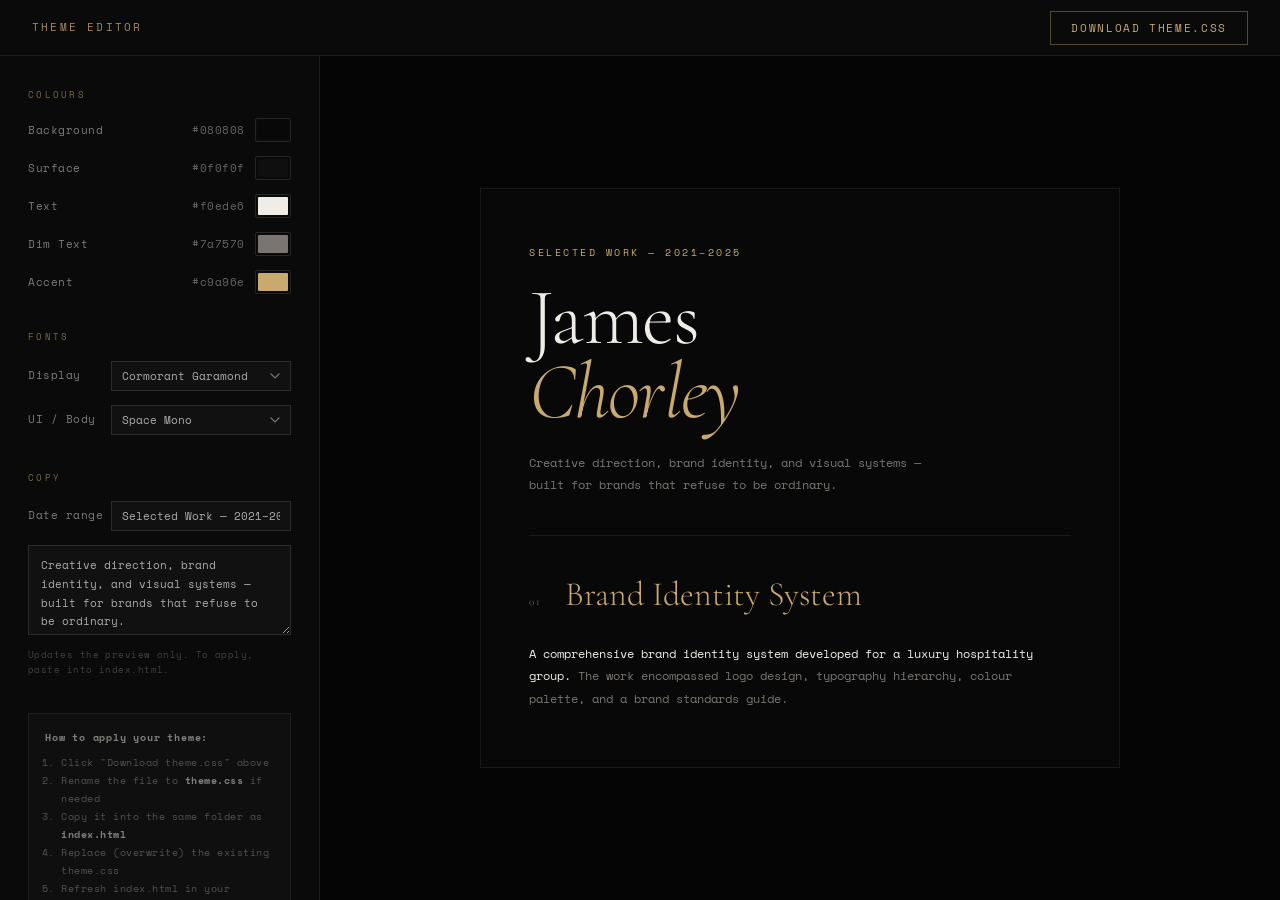
<file: editor.html>
<!DOCTYPE html>
<html lang="en">
<head>
  <meta charset="UTF-8" />
  <meta name="viewport" content="width=device-width, initial-scale=1.0" />
  <title>Theme Editor — Portfolio</title>
  <link id="theme-link" rel="stylesheet" href="theme.css" />
  <link id="preview-fonts-link" rel="stylesheet" href="" />
  <style>
    *, *::before, *::after { box-sizing: border-box; margin: 0; padding: 0; }

    body {
      background: #0a0a0a;
      color: #d0cdc6;
      font-family: 'Space Mono', monospace, monospace;
      font-size: 12px;
      line-height: 1.6;
      min-height: 100vh;
    }

    /* ── Header ── */
    #editor-header {
      height: 56px;
      display: flex;
      align-items: center;
      justify-content: space-between;
      padding: 0 32px;
      border-bottom: 1px solid rgba(240,237,230,0.08);
      position: sticky;
      top: 0;
      z-index: 10;
      background: #0a0a0a;
    }

    #editor-header h1 {
      font-size: 11px;
      letter-spacing: 0.2em;
      text-transform: uppercase;
      color: rgba(201,169,110,0.8);
      font-weight: 400;
    }

    #btn-download {
      background: none;
      border: 1px solid rgba(201,169,110,0.4);
      color: #c9a96e;
      cursor: pointer;
      font-family: inherit;
      font-size: 11px;
      letter-spacing: 0.15em;
      text-transform: uppercase;
      padding: 8px 20px;
      transition: background 0.2s, border-color 0.2s;
    }
    #btn-download:hover {
      background: rgba(201,169,110,0.08);
      border-color: #c9a96e;
    }

    /* ── Layout ── */
    #editor-body {
      display: grid;
      grid-template-columns: 320px 1fr;
      height: calc(100vh - 56px);
    }

    /* ── Controls panel ── */
    #controls {
      border-right: 1px solid rgba(240,237,230,0.08);
      padding: 32px 28px;
      overflow-y: auto;
    }

    .control-section {
      margin-bottom: 36px;
    }

    .control-section-label {
      font-size: 9px;
      letter-spacing: 0.25em;
      text-transform: uppercase;
      color: rgba(201,169,110,0.6);
      margin-bottom: 16px;
    }

    .control-row {
      display: flex;
      align-items: center;
      justify-content: space-between;
      margin-bottom: 14px;
    }

    .control-label {
      font-size: 11px;
      color: rgba(240,237,230,0.5);
      letter-spacing: 0.05em;
    }

    .color-swatch-wrap {
      display: flex;
      align-items: center;
      gap: 10px;
    }

    .color-hex {
      font-size: 11px;
      color: rgba(240,237,230,0.4);
      letter-spacing: 0.05em;
      width: 56px;
      text-align: right;
    }

    input[type="text"] {
      background: #111;
      border: 1px solid rgba(240,237,230,0.12);
      color: rgba(240,237,230,0.7);
      font-family: inherit;
      font-size: 11px;
      padding: 6px 10px;
      width: 180px;
    }
    input[type="text"]:focus {
      outline: 1px solid rgba(201,169,110,0.4);
    }

    input[type="color"] {
      width: 36px;
      height: 24px;
      border: 1px solid rgba(240,237,230,0.12);
      border-radius: 2px;
      background: none;
      cursor: pointer;
      padding: 2px;
    }
    input[type="color"]::-webkit-color-swatch-wrapper { padding: 0; }
    input[type="color"]::-webkit-color-swatch { border: none; border-radius: 1px; }

    select {
      background: #111;
      border: 1px solid rgba(240,237,230,0.12);
      color: rgba(240,237,230,0.7);
      font-family: inherit;
      font-size: 11px;
      padding: 6px 10px;
      cursor: pointer;
      width: 180px;
      appearance: none;
      -webkit-appearance: none;
      background-image: url("data:image/svg+xml,%3Csvg xmlns='http://www.w3.org/2000/svg' width='10' height='6' viewBox='0 0 10 6'%3E%3Cpath d='M1 1l4 4 4-4' stroke='%237a7570' stroke-width='1.2' fill='none' stroke-linecap='round'/%3E%3C/svg%3E");
      background-repeat: no-repeat;
      background-position: right 10px center;
    }
    select:focus { outline: 1px solid rgba(201,169,110,0.4); }

    /* ── Copy textarea ── */
    textarea {
      background: #111;
      border: 1px solid rgba(240,237,230,0.12);
      color: rgba(240,237,230,0.7);
      font-family: inherit;
      font-size: 11px;
      line-height: 1.7;
      padding: 10px 12px;
      width: 100%;
      resize: vertical;
      min-height: 90px;
    }
    textarea:focus {
      outline: 1px solid rgba(201,169,110,0.4);
    }
    .copy-note {
      margin-top: 8px;
      font-size: 9px;
      letter-spacing: 0.05em;
      color: rgba(240,237,230,0.25);
      line-height: 1.6;
    }

    /* ── Instructions ── */
    #instructions {
      margin-top: 8px;
      padding: 16px;
      border: 1px solid rgba(240,237,230,0.07);
      background: rgba(240,237,230,0.02);
    }

    #instructions p {
      font-size: 10px;
      letter-spacing: 0.08em;
      color: rgba(240,237,230,0.35);
      margin-bottom: 6px;
    }
    #instructions p:last-child { margin-bottom: 0; }
    #instructions strong {
      color: rgba(240,237,230,0.5);
    }
    #instructions ol {
      margin: 8px 0 0 16px;
    }
    #instructions li {
      font-size: 10px;
      letter-spacing: 0.05em;
      color: rgba(240,237,230,0.3);
      line-height: 1.8;
    }

    /* ── Preview panel ── */
    #preview-wrap {
      overflow-y: auto;
      display: flex;
      align-items: center;
      justify-content: center;
      padding: 48px;
      background: #050505;
    }

    #preview {
      width: 100%;
      max-width: 640px;
      padding: 56px 48px;
      background: var(--preview-bg, #080808);
      border: 1px solid var(--preview-border, rgba(240,237,230,0.07));
    }

    /* Preview elements — all use CSS vars set on #preview */
    .pv-eyebrow {
      font-size: 10px;
      letter-spacing: 0.25em;
      text-transform: uppercase;
      color: var(--preview-gold, #c9a96e);
      margin-bottom: 20px;
      font-family: var(--preview-font-ui, 'Space Mono', monospace);
    }

    .pv-name {
      font-family: var(--preview-font-display, 'Cormorant Garamond', serif);
      font-size: clamp(42px, 7vw, 80px);
      font-weight: 300;
      line-height: 0.92;
      letter-spacing: -0.02em;
      color: var(--preview-text, #f0ede6);
      margin-bottom: 24px;
    }
    .pv-name em {
      font-style: italic;
      color: var(--preview-gold, #c9a96e);
    }

    .pv-tagline {
      font-family: var(--preview-font-ui, 'Space Mono', monospace);
      font-size: 12px;
      line-height: 1.8;
      color: var(--preview-text-dim, #7a7570);
      max-width: 400px;
      margin-bottom: 40px;
    }

    .pv-divider {
      border: none;
      border-top: 1px solid var(--preview-border, rgba(240,237,230,0.07));
      margin: 32px 0;
    }

    .pv-project-row {
      display: flex;
      align-items: baseline;
      gap: 24px;
    }

    .pv-num {
      font-family: var(--preview-font-display, 'Cormorant Garamond', serif);
      font-size: 11px;
      letter-spacing: 0.15em;
      color: var(--preview-text-dim, #7a7570);
      font-weight: 300;
    }

    .pv-title {
      font-family: var(--preview-font-display, 'Cormorant Garamond', serif);
      font-size: clamp(22px, 3.5vw, 34px);
      font-weight: 300;
      color: var(--preview-gold, #c9a96e);
    }

    .pv-body {
      font-family: var(--preview-font-ui, 'Space Mono', monospace);
      font-size: 12px;
      line-height: 1.9;
      color: var(--preview-text, #f0ede6);
      margin-top: 20px;
    }
    .pv-body span {
      color: var(--preview-text-dim, #7a7570);
    }
  </style>
</head>
<body>

  <header id="editor-header">
    <h1>Theme Editor</h1>
    <button id="btn-download" onclick="downloadTheme()">Download theme.css</button>
  </header>

  <div id="editor-body">

    <!-- ── Controls ── -->
    <aside id="controls">

      <div class="control-section">
        <div class="control-section-label">Colours</div>

        <div class="control-row">
          <span class="control-label">Background</span>
          <div class="color-swatch-wrap">
            <span class="color-hex" id="hex-bg"></span>
            <input type="color" id="picker-bg" oninput="onColorChange('bg', this.value)" />
          </div>
        </div>

        <div class="control-row">
          <span class="control-label">Surface</span>
          <div class="color-swatch-wrap">
            <span class="color-hex" id="hex-bg-surface"></span>
            <input type="color" id="picker-bg-surface" oninput="onColorChange('bgSurface', this.value)" />
          </div>
        </div>

        <div class="control-row">
          <span class="control-label">Text</span>
          <div class="color-swatch-wrap">
            <span class="color-hex" id="hex-text"></span>
            <input type="color" id="picker-text" oninput="onColorChange('text', this.value)" />
          </div>
        </div>

        <div class="control-row">
          <span class="control-label">Dim Text</span>
          <div class="color-swatch-wrap">
            <span class="color-hex" id="hex-text-dim"></span>
            <input type="color" id="picker-text-dim" oninput="onColorChange('textDim', this.value)" />
          </div>
        </div>

        <div class="control-row">
          <span class="control-label">Accent</span>
          <div class="color-swatch-wrap">
            <span class="color-hex" id="hex-gold"></span>
            <input type="color" id="picker-gold" oninput="onColorChange('gold', this.value)" />
          </div>
        </div>
      </div>

      <div class="control-section">
        <div class="control-section-label">Fonts</div>

        <div class="control-row">
          <span class="control-label">Display</span>
          <select id="display-font" onchange="onFontChange()">
            <option value="Cormorant Garamond">Cormorant Garamond</option>
            <option value="Playfair Display">Playfair Display</option>
            <option value="EB Garamond">EB Garamond</option>
            <option value="DM Serif Display">DM Serif Display</option>
            <option value="Libre Baskerville">Libre Baskerville</option>
            <option value="Bodoni Moda">Bodoni Moda</option>
            <option value="Fraunces">Fraunces</option>
            <option value="Gilda Display">Gilda Display</option>
            <option value="Lora">Lora</option>
            <option value="Cinzel">Cinzel</option>
            <option value="Marcellus">Marcellus</option>
            <option value="Spectral">Spectral</option>
            <option value="Old Standard TT">Old Standard TT</option>
            <option value="Italiana">Italiana</option>
            <option value="Sorts Mill Goudy">Sorts Mill Goudy</option>
            <option value="Cardo">Cardo</option>
            <option value="Major Mono Display">Major Mono Display</option>
            <option value="Oxanium">Oxanium</option>
            <option value="Chakra Petch">Chakra Petch</option>
          </select>
        </div>

        <div class="control-row">
          <span class="control-label">UI / Body</span>
          <select id="ui-font" onchange="onFontChange()">
            <option value="Space Mono">Space Mono</option>
            <option value="JetBrains Mono">JetBrains Mono</option>
            <option value="IBM Plex Mono">IBM Plex Mono</option>
            <option value="Fira Code">Fira Code</option>
            <option value="Courier Prime">Courier Prime</option>
            <option value="Roboto Mono">Roboto Mono</option>
            <option value="Inconsolata">Inconsolata</option>
            <option value="Source Code Pro">Source Code Pro</option>
            <option value="Overpass Mono">Overpass Mono</option>
            <option value="Martian Mono">Martian Mono</option>
            <option value="Syne Mono">Syne Mono</option>
            <option value="Anonymous Pro">Anonymous Pro</option>
            <option value="Share Tech Mono">Share Tech Mono</option>
            <option value="DM Mono">DM Mono</option>
            <option value="PT Mono">PT Mono</option>
            <option value="Ubuntu Mono">Ubuntu Mono</option>
            <option value="Noto Sans Mono">Noto Sans Mono</option>
            <option value="Recursive">Recursive</option>
          </select>
        </div>
      </div>

      <div class="control-section">
        <div class="control-section-label">Copy</div>
        <div class="control-row">
          <span class="control-label">Date range</span>
          <input type="text" id="eyebrow-input" oninput="onEyebrowChange()" value="Selected Work — 2021–2025" />
        </div>
        <textarea id="tagline-input" oninput="onTaglineChange()" placeholder="Your about / tagline copy…">Creative direction, brand identity, and visual systems — built for brands that refuse to be ordinary.</textarea>
        <p class="copy-note">Updates the preview only. To apply, paste into index.html.</p>
      </div>

      <div id="instructions">
        <p><strong>How to apply your theme:</strong></p>
        <ol>
          <li>Click "Download theme.css" above</li>
          <li>Rename the file to <strong>theme.css</strong> if needed</li>
          <li>Copy it into the same folder as <strong>index.html</strong></li>
          <li>Replace (overwrite) the existing theme.css</li>
          <li>Refresh index.html in your browser</li>
        </ol>
      </div>

    </aside>

    <!-- ── Preview ── -->
    <main id="preview-wrap">
      <div id="preview">
        <p class="pv-eyebrow">Selected Work — 2021–2025</p>
        <h1 class="pv-name">James<br><em>Chorley</em></h1>
        <p class="pv-tagline">Creative direction, brand identity, and visual systems — built for brands that refuse to be ordinary.</p>
        <hr class="pv-divider" />
        <div class="pv-project-row">
          <span class="pv-num">01</span>
          <span class="pv-title">Brand Identity System</span>
        </div>
        <p class="pv-body">A comprehensive brand identity system developed for a luxury hospitality group. <span>The work encompassed logo design, typography hierarchy, colour palette, and a brand standards guide.</span></p>
      </div>
    </main>

  </div>

  <script>
    /* ── Font data ──────────────────────────────────────────────── */
    const DISPLAY_FONTS = [
      { name: 'Cormorant Garamond', stack: "'Cormorant Garamond', serif",
        url: 'family=Cormorant+Garamond:ital,wght@0,300;0,400;0,500;0,600;1,300;1,400' },
      { name: 'Playfair Display',   stack: "'Playfair Display', serif",
        url: 'family=Playfair+Display:ital,wght@0,300;0,400;0,500;0,600;1,400' },
      { name: 'EB Garamond',        stack: "'EB Garamond', serif",
        url: 'family=EB+Garamond:ital,wght@0,300;0,400;0,500;1,400' },
      { name: 'DM Serif Display',   stack: "'DM Serif Display', serif",
        url: 'family=DM+Serif+Display:ital,wght@0,400;1,400' },
      { name: 'Libre Baskerville',  stack: "'Libre Baskerville', serif",
        url: 'family=Libre+Baskerville:wght@400;700' },
      { name: 'Bodoni Moda',        stack: "'Bodoni Moda', serif",
        url: 'family=Bodoni+Moda:ital,opsz,wght@0,6..96,400;0,6..96,700;1,6..96,400' },
      { name: 'Fraunces',           stack: "'Fraunces', serif",
        url: 'family=Fraunces:ital,opsz,wght@0,9..144,300;0,9..144,400;1,9..144,300;1,9..144,400' },
      { name: 'Gilda Display',      stack: "'Gilda Display', serif",
        url: 'family=Gilda+Display' },
      { name: 'Lora',               stack: "'Lora', serif",
        url: 'family=Lora:ital,wght@0,400;0,500;0,600;0,700;1,400;1,500' },
      { name: 'Cinzel',             stack: "'Cinzel', serif",
        url: 'family=Cinzel:wght@400;500;600;700' },
      { name: 'Marcellus',          stack: "'Marcellus', serif",
        url: 'family=Marcellus' },
      { name: 'Spectral',           stack: "'Spectral', serif",
        url: 'family=Spectral:ital,wght@0,300;0,400;0,500;0,600;1,300;1,400' },
      { name: 'Old Standard TT',    stack: "'Old Standard TT', serif",
        url: 'family=Old+Standard+TT:ital,wght@0,400;0,700;1,400' },
      { name: 'Italiana',           stack: "'Italiana', serif",
        url: 'family=Italiana' },
      { name: 'Sorts Mill Goudy',   stack: "'Sorts Mill Goudy', serif",
        url: 'family=Sorts+Mill+Goudy:ital@0;1' },
      { name: 'Cardo',              stack: "'Cardo', serif",
        url: 'family=Cardo:ital,wght@0,400;0,700;1,400' },
      { name: 'Major Mono Display', stack: "'Major Mono Display', monospace",
        url: 'family=Major+Mono+Display' },
      { name: 'Oxanium',            stack: "'Oxanium', sans-serif",
        url: 'family=Oxanium:wght@300;400;500;600;700' },
      { name: 'Chakra Petch',       stack: "'Chakra Petch', sans-serif",
        url: 'family=Chakra+Petch:ital,wght@0,300;0,400;0,500;0,600;1,300;1,400' },
    ];

    const UI_FONTS = [
      { name: 'Space Mono',     stack: "'Space Mono', monospace",
        url: 'family=Space+Mono:ital,wght@0,400;0,700;1,400' },
      { name: 'JetBrains Mono', stack: "'JetBrains Mono', monospace",
        url: 'family=JetBrains+Mono:ital,wght@0,300;0,400;0,700' },
      { name: 'IBM Plex Mono',  stack: "'IBM Plex Mono', monospace",
        url: 'family=IBM+Plex+Mono:ital,wght@0,300;0,400;0,700' },
      { name: 'Fira Code',      stack: "'Fira Code', monospace",
        url: 'family=Fira+Code:wght@300;400;700' },
      { name: 'Courier Prime',  stack: "'Courier Prime', monospace",
        url: 'family=Courier+Prime:wght@400;700' },
      { name: 'Roboto Mono',    stack: "'Roboto Mono', monospace",
        url: 'family=Roboto+Mono:ital,wght@0,300;0,400;0,700;1,400' },
      { name: 'Inconsolata',      stack: "'Inconsolata', monospace",
        url: 'family=Inconsolata:wght@300;400;700' },
      { name: 'Source Code Pro',  stack: "'Source Code Pro', monospace",
        url: 'family=Source+Code+Pro:ital,wght@0,300;0,400;0,700;1,400' },
      { name: 'Overpass Mono',    stack: "'Overpass Mono', monospace",
        url: 'family=Overpass+Mono:wght@300;400;700' },
      { name: 'Martian Mono',     stack: "'Martian Mono', monospace",
        url: 'family=Martian+Mono:wght@300;400;700' },
      { name: 'Syne Mono',        stack: "'Syne Mono', monospace",
        url: 'family=Syne+Mono' },
      { name: 'Anonymous Pro',    stack: "'Anonymous Pro', monospace",
        url: 'family=Anonymous+Pro:ital,wght@0,400;0,700;1,400' },
      { name: 'Share Tech Mono',  stack: "'Share Tech Mono', monospace",
        url: 'family=Share+Tech+Mono' },
      { name: 'DM Mono',          stack: "'DM Mono', monospace",
        url: 'family=DM+Mono:ital,wght@0,300;0,400;0,500;1,300;1,400' },
      { name: 'PT Mono',          stack: "'PT Mono', monospace",
        url: 'family=PT+Mono' },
      { name: 'Ubuntu Mono',      stack: "'Ubuntu Mono', monospace",
        url: 'family=Ubuntu+Mono:ital,wght@0,400;0,700;1,400' },
      { name: 'Noto Sans Mono',   stack: "'Noto Sans Mono', monospace",
        url: 'family=Noto+Sans+Mono:wght@300;400;700' },
      { name: 'Recursive',        stack: "'Recursive', monospace",
        url: 'family=Recursive:slnt,wght@-15..0,300..800' },
    ];

    /* ── State ──────────────────────────────────────────────────── */
    const state = {
      bg:        '#080808',
      bgSurface: '#0f0f0f',
      text:      '#f0ede6',
      textDim:   '#7a7570',
      gold:      '#c9a96e',
      displayFont: 'Cormorant Garamond',
      uiFont:      'Space Mono',
      eyebrow:     'Selected Work — 2021–2025',
      tagline:     'Creative direction, brand identity, and visual systems — built for brands that refuse to be ordinary.',
    };

    /* ── Utilities ──────────────────────────────────────────────── */
    function rgbToHex(rgb) {
      if (!rgb) return null;
      // Handle hex already
      if (rgb.startsWith('#')) return rgb.toLowerCase();
      const m = rgb.match(/\d+/g);
      if (!m || m.length < 3) return null;
      return '#' + m.slice(0, 3).map(n => parseInt(n).toString(16).padStart(2, '0')).join('');
    }

    function hexToRgba(hex, alpha) {
      const r = parseInt(hex.slice(1, 3), 16);
      const g = parseInt(hex.slice(3, 5), 16);
      const b = parseInt(hex.slice(5, 7), 16);
      return `rgba(${r}, ${g}, ${b}, ${alpha})`;
    }

    function extractFontName(val) {
      // e.g. "'Cormorant Garamond', serif" → "Cormorant Garamond"
      const m = val.match(/['"]([^'"]+)['"]/);
      return m ? m[1] : val;
    }

    function setPickerValue(pickerId, hex) {
      const el = document.getElementById(pickerId);
      if (el && hex) el.value = hex;
    }

    function setHexLabel(labelId, hex) {
      const el = document.getElementById(labelId);
      if (el && hex) el.textContent = hex;
    }

    function setDropdownValue(selectId, name) {
      const el = document.getElementById(selectId);
      if (!el) return;
      for (let i = 0; i < el.options.length; i++) {
        if (el.options[i].value === name) { el.selectedIndex = i; return; }
      }
    }

    function getFont(list, name) {
      return list.find(f => f.name === name) || list[0];
    }

    /* ── Read theme on load ─────────────────────────────────────── */
    window.addEventListener('load', () => {
      const cs = getComputedStyle(document.documentElement);

      const readColor = (token, fallback) => {
        const raw = cs.getPropertyValue(token).trim();
        return rgbToHex(raw) || fallback;
      };

      state.bg        = readColor('--bg',         '#080808');
      state.bgSurface = readColor('--bg-surface',  '#0f0f0f');
      state.text      = readColor('--text',         '#f0ede6');
      state.textDim   = readColor('--text-dim',     '#7a7570');
      state.gold      = readColor('--gold',         '#c9a96e');

      const displayRaw = cs.getPropertyValue('--font-display').trim();
      const uiRaw      = cs.getPropertyValue('--font-ui').trim();
      state.displayFont = displayRaw ? extractFontName(displayRaw) : 'Cormorant Garamond';
      state.uiFont      = uiRaw      ? extractFontName(uiRaw)      : 'Space Mono';

      // Push to pickers
      setPickerValue('picker-bg',         state.bg);
      setPickerValue('picker-bg-surface', state.bgSurface);
      setPickerValue('picker-text',       state.text);
      setPickerValue('picker-text-dim',   state.textDim);
      setPickerValue('picker-gold',       state.gold);

      setDropdownValue('display-font', state.displayFont);
      setDropdownValue('ui-font',      state.uiFont);

      updatePreview();
    });

    /* ── Event handlers ─────────────────────────────────────────── */
    function onColorChange(key, value) {
      state[key] = value;
      setHexLabel('hex-' + { bg:'bg', bgSurface:'bg-surface', text:'text', textDim:'text-dim', gold:'gold' }[key], value);
      updatePreview();
    }

    function onFontChange() {
      state.displayFont = document.getElementById('display-font').value;
      state.uiFont      = document.getElementById('ui-font').value;
      updatePreview();
    }

    function onEyebrowChange() {
      state.eyebrow = document.getElementById('eyebrow-input').value;
      updatePreview();
    }

    function onTaglineChange() {
      state.tagline = document.getElementById('tagline-input').value;
      updatePreview();
    }

    /* ── Update preview ─────────────────────────────────────────── */
    function updatePreview() {
      const pv = document.getElementById('preview');
      const displayFont = getFont(DISPLAY_FONTS, state.displayFont);
      const uiFont      = getFont(UI_FONTS,      state.uiFont);

      // Update hex labels alongside pickers
      setHexLabel('hex-bg',         state.bg);
      setHexLabel('hex-bg-surface', state.bgSurface);
      setHexLabel('hex-text',       state.text);
      setHexLabel('hex-text-dim',   state.textDim);
      setHexLabel('hex-gold',       state.gold);

      // Colours on preview element
      pv.style.setProperty('--preview-bg',        state.bg);
      pv.style.setProperty('--preview-text',       state.text);
      pv.style.setProperty('--preview-text-dim',   state.textDim);
      pv.style.setProperty('--preview-gold',       state.gold);
      pv.style.setProperty('--preview-border',     hexToRgba(state.text, 0.07));
      pv.style.setProperty('--preview-gold-dim',   hexToRgba(state.gold, 0.15));

      // Fonts on preview element
      pv.style.setProperty('--preview-font-display', displayFont.stack);
      pv.style.setProperty('--preview-font-ui',      uiFont.stack);

      // Copy
      document.querySelector('.pv-eyebrow').textContent = state.eyebrow;
      document.querySelector('.pv-tagline').textContent = state.tagline;

      // Load fonts
      const fontsUrl = 'https://fonts.googleapis.com/css2?' +
        displayFont.url + '&' + uiFont.url + '&display=swap';
      document.getElementById('preview-fonts-link').href = fontsUrl;
    }

    /* ── Download ───────────────────────────────────────────────── */
    function downloadTheme() {
      const displayFont = getFont(DISPLAY_FONTS, state.displayFont);
      const uiFont      = getFont(UI_FONTS,      state.uiFont);

      const css = `/* Generated by Theme Editor */
@import url('https://fonts.googleapis.com/css2?${displayFont.url}&${uiFont.url}&display=swap');

:root {
  /* Fonts */
  --font-display: ${displayFont.stack};
  --font-ui:      ${uiFont.stack};

  /* Core colours */
  --bg:          ${state.bg};
  --bg-surface:  ${state.bgSurface};
  --text:        ${state.text};
  --text-dim:    ${state.textDim};
  --gold:        ${state.gold};

  /* Derived */
  --gold-dim:    ${hexToRgba(state.gold, 0.15)};
  --gold-glow:   ${hexToRgba(state.gold, 0.06)};
  --border:      ${hexToRgba(state.text, 0.07)};

  /* Layout constants */
  --scroll-h:    280px;
  --header-h:    64px;
}
`;

      const blob = new Blob([css], { type: 'text/css' });
      const url  = URL.createObjectURL(blob);
      const a    = document.createElement('a');
      a.href     = url;
      a.download = 'theme.css';
      a.click();
      URL.revokeObjectURL(url);
    }
  </script>
</body>
</html>
</file>
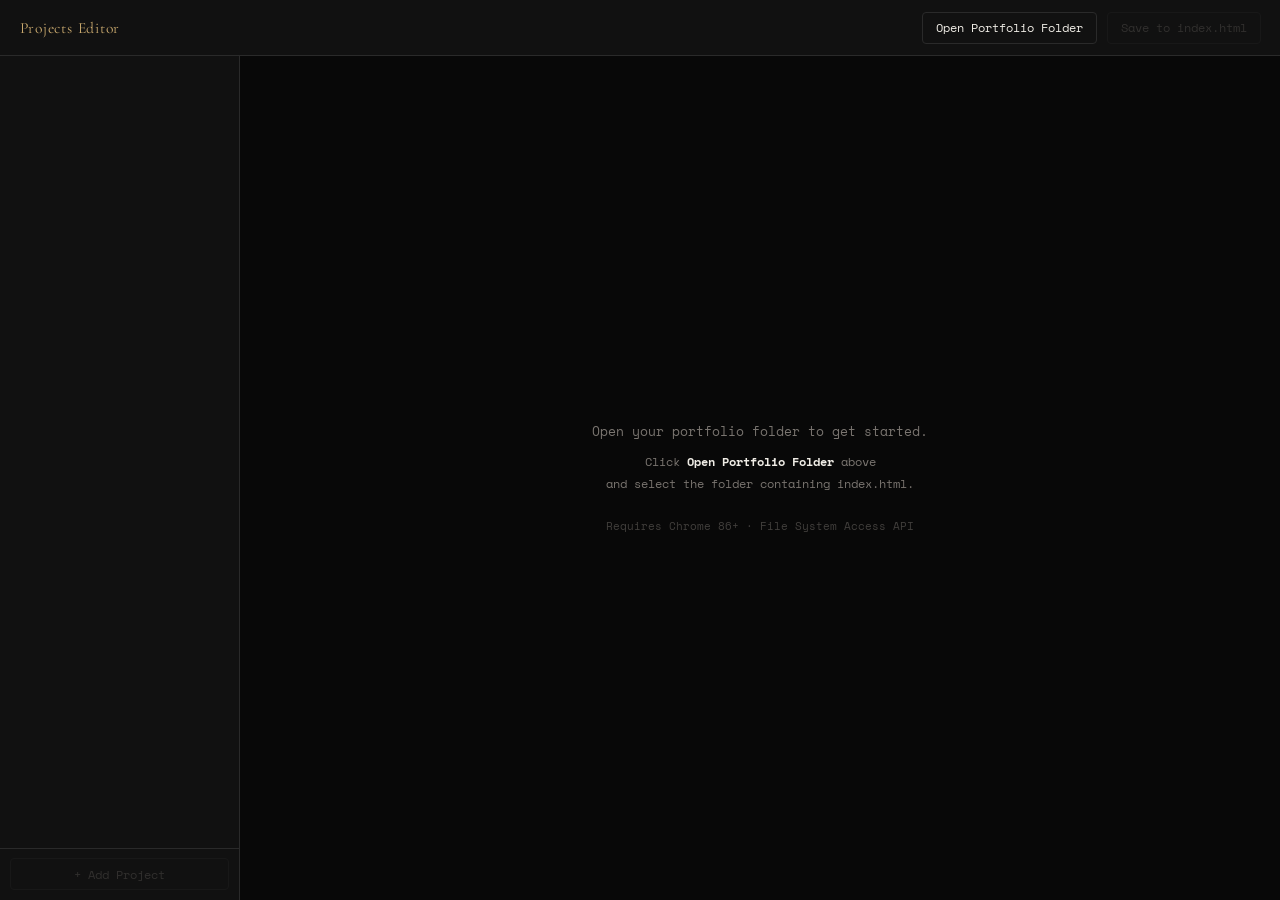
<file: projects-editor.html>
<!DOCTYPE html>
<html lang="en">
<head>
  <meta charset="UTF-8" />
  <meta name="viewport" content="width=device-width, initial-scale=1.0" />
  <title>Projects Editor — Portfolio</title>
  <link rel="stylesheet" href="theme.css" />
  <style>
    :root {
      --surface: #111111;
      --surface2: #1a1a1a;
      --border: #2a2a2a;
      --red: #c96e6e;
      --red-dim: rgba(201,110,110,0.12);
      --green: #6ec98a;
      --sidebar-w: 240px;
      --header-h: 56px;
    }
    *, *::before, *::after { box-sizing: border-box; margin: 0; padding: 0; }
    html, body { height: 100%; background: var(--bg); color: var(--text); font-family: var(--font-ui); font-size: 13px; overflow: hidden; }

    /* ── Browser error ── */
    #browser-error { display: none; position: fixed; inset: 0; background: var(--bg); z-index: 9999; place-items: center; text-align: center; padding: 2rem; }
    #browser-error.visible { display: grid; }
    #browser-error h2 { font-family: var(--font-display); font-size: 2rem; color: var(--gold); margin-bottom: 1rem; }
    #browser-error p { color: var(--text-dim); line-height: 1.8; max-width: 460px; }
    #browser-error code { background: var(--surface2); padding: 0.1em 0.4em; border-radius: 3px; }

    /* ── Layout ── */
    #app { display: flex; flex-direction: column; height: 100vh; }

    /* ── Header ── */
    #editor-header { flex: 0 0 var(--header-h); display: flex; align-items: center; justify-content: space-between; padding: 0 1.5rem; border-bottom: 1px solid var(--border); background: var(--surface); z-index: 10; }
    #editor-header h1 { font-family: var(--font-display); font-size: 1.2rem; font-weight: 400; letter-spacing: 0.05em; color: var(--gold); }
    .header-actions { display: flex; gap: 0.75rem; align-items: center; }

    /* ── Status banner ── */
    #status-banner { flex: 0 0 auto; padding: 0.55rem 1.5rem; font-size: 12px; display: none; }
    #status-banner.visible { display: block; }
    #status-banner.info { background: var(--gold-dim); color: var(--gold); border-bottom: 1px solid rgba(201,169,110,0.2); }
    #status-banner.error { background: var(--red-dim); color: var(--red); border-bottom: 1px solid rgba(201,110,110,0.2); }
    #status-banner.success { background: rgba(110,201,138,0.08); color: var(--green); border-bottom: 1px solid rgba(110,201,138,0.2); }

    /* ── Body ── */
    #editor-body { flex: 1; display: flex; overflow: hidden; }

    /* ── Sidebar ── */
    #sidebar { flex: 0 0 var(--sidebar-w); border-right: 1px solid var(--border); display: flex; flex-direction: column; background: var(--surface); overflow: hidden; }
    #project-list { flex: 1; overflow-y: auto; padding: 0.4rem 0; }
    .sidebar-item { display: flex; align-items: center; gap: 0.5rem; padding: 0.55rem 0.75rem; cursor: pointer; border-left: 2px solid transparent; transition: background 0.12s, border-color 0.12s; user-select: none; }
    .sidebar-item:hover { background: var(--surface2); }
    .sidebar-item.active { border-left-color: var(--gold); background: var(--gold-dim); }
    .sidebar-num { font-size: 10px; color: var(--text-dim); width: 18px; flex-shrink: 0; }
    .sidebar-title { flex: 1; white-space: nowrap; overflow: hidden; text-overflow: ellipsis; font-size: 12px; }
    .sidebar-reorder { display: flex; flex-direction: column; gap: 1px; flex-shrink: 0; }
    .sidebar-reorder button { background: none; border: none; color: var(--text-dim); cursor: pointer; padding: 1px 3px; font-size: 9px; line-height: 1; border-radius: 2px; }
    .sidebar-reorder button:hover { color: var(--gold); background: var(--gold-dim); }
    .sidebar-reorder button:disabled { opacity: 0.2; cursor: not-allowed; }
    #sidebar-footer { border-top: 1px solid var(--border); padding: 0.75rem; }

    /* ── Main panel ── */
    #main-panel { flex: 1; overflow-y: auto; padding: 2rem 2.5rem; display: flex; flex-direction: column; gap: 2rem; }
    #no-folder-msg, #no-project-msg { margin: auto; text-align: center; color: var(--text-dim); line-height: 1.9; }
    #no-folder-msg .hint { margin-top: 1.5rem; font-size: 11px; opacity: 0.5; }

    /* ── Form fields ── */
    .field-label { font-size: 10px; text-transform: uppercase; letter-spacing: 0.1em; color: var(--text-dim); margin-bottom: 0.4rem; display: block; }
    .field-input { width: 100%; background: var(--surface); border: 1px solid var(--border); border-radius: 4px; color: var(--text); font-family: var(--font-ui); font-size: 13px; padding: 0.55rem 0.75rem; transition: border-color 0.15s; outline: none; }
    .field-input:focus { border-color: var(--gold); }
    textarea.field-input { resize: vertical; min-height: 90px; line-height: 1.6; }

    /* ── Section header ── */
    .section-header { display: flex; align-items: center; justify-content: space-between; margin-bottom: 1rem; }
    .section-title { font-size: 10px; text-transform: uppercase; letter-spacing: 0.15em; color: var(--text-dim); }

    /* ── Media grid ── */
    #media-grid { display: flex; flex-wrap: wrap; gap: 0.75rem; }
    .media-card { width: 160px; background: var(--surface); border: 1px solid var(--border); border-radius: 4px; overflow: hidden; position: relative; flex-shrink: 0; transition: border-color 0.12s; }
    .media-card:hover { border-color: var(--text-dim); }
    .media-card-thumb { width: 100%; height: 100px; object-fit: cover; display: block; background: var(--surface2); }
    .media-card-nothumb { width: 100%; height: 100px; background: var(--surface2); display: flex; align-items: center; justify-content: center; color: var(--text-dim); font-size: 1.5rem; }
    .media-card-play { position: absolute; top: 28px; left: 50%; transform: translateX(-50%); color: rgba(255,255,255,0.75); pointer-events: none; font-size: 22px; }
    .media-card-body { padding: 0.4rem 0.5rem 0.5rem; }
    .media-card-caption { font-size: 11px; color: var(--text); background: none; border: none; border-bottom: 1px solid transparent; width: 100%; font-family: var(--font-ui); outline: none; padding: 2px 0; }
    .media-card-caption:focus { border-bottom-color: var(--gold); }
    .media-card-type { font-size: 9px; color: var(--text-dim); text-transform: uppercase; letter-spacing: 0.05em; margin-top: 3px; }
    .media-card-del { position: absolute; top: 4px; right: 4px; background: rgba(0,0,0,0.65); border: none; color: white; width: 20px; height: 20px; border-radius: 50%; cursor: pointer; font-size: 13px; line-height: 1; display: flex; align-items: center; justify-content: center; opacity: 0; transition: opacity 0.15s, background 0.12s; }
    .media-card:hover .media-card-del { opacity: 1; }
    .media-card-del:hover { background: var(--red); }

    /* ── Add media buttons ── */
    .add-media-btn { width: 160px; height: 140px; background: none; border: 1px dashed var(--border); border-radius: 4px; color: var(--text-dim); cursor: pointer; display: flex; flex-direction: column; align-items: center; justify-content: center; gap: 0.4rem; font-family: var(--font-ui); font-size: 11px; transition: border-color 0.15s, color 0.15s; flex-shrink: 0; }
    .add-media-btn:hover { border-color: var(--gold); color: var(--gold); }
    .add-media-btn .add-icon { font-size: 1.3rem; }

    /* ── Delete zone ── */
    #delete-zone { border-top: 1px solid var(--border); padding-top: 1.5rem; display: flex; align-items: center; justify-content: space-between; }
    #delete-zone p { color: var(--text-dim); font-size: 12px; }

    /* ── Buttons ── */
    .btn { padding: 0.5rem 1rem; border: 1px solid var(--border); border-radius: 4px; background: var(--surface); color: var(--text); font-family: var(--font-ui); font-size: 12px; cursor: pointer; transition: border-color 0.15s, color 0.15s; white-space: nowrap; }
    .btn:hover { border-color: var(--gold); color: var(--gold); }
    .btn:disabled { opacity: 0.3; cursor: not-allowed; border-color: var(--border) !important; color: var(--text-dim) !important; }
    .btn-primary { background: var(--gold); border-color: var(--gold); color: #080808; font-weight: 700; }
    .btn-primary:hover { background: #d4b87a; border-color: #d4b87a; color: #080808; }
    .btn-primary:disabled { background: none; }
    .btn-danger { border-color: var(--red); color: var(--red); }
    .btn-danger:hover { background: var(--red-dim); }
    .btn-full { width: 100%; }
    .btn-sm { padding: 0.3rem 0.65rem; font-size: 11px; }
    #btn-save.dirty { border-color: var(--gold); color: var(--gold); animation: pulse 2s ease-in-out infinite; }
    @keyframes pulse { 0%,100% { box-shadow: 0 0 0 0 rgba(201,169,110,0.35); } 50% { box-shadow: 0 0 0 5px rgba(201,169,110,0); } }

    /* ── Modal ── */
    .modal-backdrop { display: none; position: fixed; inset: 0; background: rgba(0,0,0,0.75); z-index: 100; place-items: center; }
    .modal-backdrop.visible { display: grid; }
    .modal { background: var(--surface); border: 1px solid var(--border); border-radius: 8px; padding: 1.5rem; width: 420px; max-width: 92vw; }
    .modal h3 { font-family: var(--font-display); font-size: 1.3rem; font-weight: 400; margin-bottom: 1rem; color: var(--gold); }
    .modal-body { display: flex; flex-direction: column; gap: 1rem; }
    .modal-actions { display: flex; justify-content: flex-end; gap: 0.75rem; margin-top: 1.5rem; }

    /* ── Saving overlay ── */
    #saving-overlay { display: none; position: fixed; inset: 0; background: rgba(0,0,0,0.5); z-index: 200; place-items: center; font-size: 14px; color: var(--gold); letter-spacing: 0.1em; }
    #saving-overlay.visible { display: grid; }

    /* ── Scrollbar ── */
    ::-webkit-scrollbar { width: 5px; }
    ::-webkit-scrollbar-track { background: transparent; }
    ::-webkit-scrollbar-thumb { background: var(--border); border-radius: 3px; }
    ::-webkit-scrollbar-thumb:hover { background: var(--text-dim); }
  </style>
</head>
<body>

<!-- Browser compatibility check -->
<div id="browser-error">
  <div>
    <h2>Chrome Required</h2>
    <p>The Projects Editor uses the File System Access API (<code>showDirectoryPicker</code>), which requires Chrome 86+ or Edge 86+.<br><br>Open this file in Google Chrome to continue.</p>
  </div>
</div>

<!-- Saving overlay -->
<div id="saving-overlay">Saving&hellip;</div>

<!-- App -->
<div id="app">

  <header id="editor-header">
    <h1>Projects Editor</h1>
    <div class="header-actions">
      <button class="btn" id="btn-open" onclick="openFolder()">Open Portfolio Folder</button>
      <button class="btn" id="btn-save" onclick="saveAll()" disabled>Save to index.html</button>
    </div>
  </header>

  <div id="status-banner"></div>

  <div id="editor-body">

    <aside id="sidebar">
      <div id="project-list"></div>
      <div id="sidebar-footer">
        <button class="btn btn-full" id="btn-add" onclick="addProject()" disabled>+ Add Project</button>
      </div>
    </aside>

    <main id="main-panel">

      <div id="no-folder-msg">
        <p>Open your portfolio folder to get started.</p>
        <p style="margin-top:0.5rem;font-size:12px">Click <strong style="color:var(--text)">Open Portfolio Folder</strong> above<br>and select the folder containing index.html.</p>
        <p class="hint">Requires Chrome 86+ · File System Access API</p>
      </div>

      <div id="no-project-msg" style="display:none">
        <p>Select a project from the sidebar,<br>or click <strong style="color:var(--text)">+ Add Project</strong>.</p>
      </div>

      <div id="project-editor" style="display:none">

        <div>
          <label class="field-label" for="field-title">Project Title</label>
          <input class="field-input" id="field-title" type="text" placeholder="e.g. Brand Identity System" oninput="onTitleChange(this.value)" />
        </div>

        <div>
          <label class="field-label" for="field-desc">
            Description
            <span style="color:var(--text-dim);font-size:10px;margin-left:0.5rem">use **word** for bold</span>
          </label>
          <textarea class="field-input" id="field-desc" rows="5" placeholder="Describe this project…" oninput="onDescChange(this.value)"></textarea>
        </div>

        <div>
          <div class="section-header">
            <span class="section-title" id="media-count-label">Media</span>
          </div>
          <div id="media-grid"></div>
        </div>

        <div id="delete-zone">
          <p>Permanently remove this project from index.html</p>
          <button class="btn btn-danger btn-sm" onclick="confirmDeleteProject()">Delete Project</button>
        </div>

      </div>
    </main>
  </div>
</div>

<!-- Confirm modal -->
<div class="modal-backdrop" id="confirm-modal">
  <div class="modal">
    <h3 id="confirm-title">Are you sure?</h3>
    <p id="confirm-msg" style="color:var(--text-dim);font-size:12px;line-height:1.75"></p>
    <div class="modal-actions">
      <button class="btn" onclick="closeConfirm()">Cancel</button>
      <button class="btn btn-danger" id="confirm-ok">Confirm</button>
    </div>
  </div>
</div>

<!-- URL media modal -->
<div class="modal-backdrop" id="url-modal">
  <div class="modal">
    <h3>Add External Media</h3>
    <div class="modal-body">
      <div>
        <label class="field-label" for="url-src">URL</label>
        <input class="field-input" id="url-src" type="url" placeholder="https://…" />
      </div>
      <div>
        <label class="field-label" for="url-type">Type</label>
        <select class="field-input" id="url-type" onchange="onUrlTypeChange()">
          <option value="image">Image</option>
          <option value="video">Video</option>
        </select>
      </div>
      <div id="url-thumb-row" style="display:none">
        <label class="field-label" for="url-thumb">Thumbnail URL (optional)</label>
        <input class="field-input" id="url-thumb" type="url" placeholder="https://…" />
      </div>
      <div>
        <label class="field-label" for="url-caption">Caption</label>
        <input class="field-input" id="url-caption" type="text" placeholder="Describe this media…" />
      </div>
      <p id="url-error" style="color:var(--red);font-size:11px;display:none"></p>
    </div>
    <div class="modal-actions">
      <button class="btn" onclick="closeUrlModal()">Cancel</button>
      <button class="btn btn-primary" onclick="confirmAddUrl()">Add</button>
    </div>
  </div>
</div>

<script>
'use strict';

/* ── SVG constants ── */
const TOGGLE_ARROW_SVG = `<svg width="14" height="8" viewBox="0 0 14 8" fill="none">
            <path d="M1 1L7 7L13 1" stroke="currentColor" stroke-width="1.2" stroke-linecap="round"/>
          </svg>`;

const PLAY_ICON_SVG = `<svg class="play-icon" width="40" height="40" viewBox="0 0 40 40" fill="none">
                    <circle cx="20" cy="20" r="19" stroke="currentColor" stroke-width="1.2"/>
                    <polygon points="16,13 30,20 16,27" fill="currentColor"/>
                  </svg>`;

/* ── State ── */
const state = {
  dirHandle: null,
  projectsDirHandle: null,
  projects: [],
  activeProjectId: null,
  pendingWrites: new Map(), // "slug/filename" → File
  dirty: false,
};

/* ── Utilities ── */
function escAttr(s) {
  return String(s ?? '').replace(/&/g,'&amp;').replace(/"/g,'&quot;').replace(/</g,'&lt;').replace(/>/g,'&gt;');
}
function escText(s) {
  return String(s ?? '').replace(/&/g,'&amp;').replace(/</g,'&lt;').replace(/>/g,'&gt;');
}
function mdToHtml(s) {
  return escText(s).replace(/\*\*(.+?)\*\*/g, '<strong>$1</strong>');
}
function htmlToMd(html) {
  return html
    .replace(/<strong[^>]*>([\s\S]*?)<\/strong>/gi, '**$1**')
    .replace(/<br\s*\/?>/gi, '\n')
    .replace(/&amp;/g,'&').replace(/&lt;/g,'<').replace(/&gt;/g,'>').replace(/&quot;/g,'"').replace(/&#39;/g,"'")
    .replace(/<[^>]+>/g, '')
    .trim();
}
function makeSlug(number, title) {
  const num = String(number).padStart(2, '0');
  const slug = title.toLowerCase()
    .replace(/[^\w\s-]/g, '')
    .replace(/\s+/g, '-')
    .replace(/-+/g, '-')
    .replace(/^-|-$/g, '') || 'untitled';
  return `${num}-${slug}`;
}
function makeId(prefix = 'p') {
  return `${prefix}_${Math.random().toString(36).slice(2, 8)}`;
}

/* ── File system helpers ── */
async function readText(dirHandle, filename) {
  const fh = await dirHandle.getFileHandle(filename);
  return (await fh.getFile()).text();
}
async function writeText(dirHandle, filename, content) {
  const fh = await dirHandle.getFileHandle(filename, { create: true });
  const w = await fh.createWritable();
  await w.write(content);
  await w.close();
}
async function writeData(dirHandle, filename, data) {
  const fh = await dirHandle.getFileHandle(filename, { create: true });
  const w = await fh.createWritable();
  await w.write(data);
  await w.close();
}
async function dirExists(parent, name) {
  try { await parent.getDirectoryHandle(name); return true; } catch { return false; }
}

/* ── Open folder ── */
async function openFolder() {
  try {
    state.dirHandle = await window.showDirectoryPicker({ mode: 'readwrite' });
    await loadOrMigrate();
  } catch (err) {
    if (err.name !== 'AbortError') showBanner('Error opening folder: ' + err.message, 'error');
  }
}

async function loadOrMigrate() {
  try { await state.dirHandle.getFileHandle('index.html'); }
  catch {
    showBanner('index.html not found — please open the portfolio root folder.', 'error');
    state.dirHandle = null;
    return;
  }

  const hasProjDir = await dirExists(state.dirHandle, 'projects');
  if (hasProjDir) {
    state.projectsDirHandle = await state.dirHandle.getDirectoryHandle('projects');
    let hasSubs = false;
    for await (const [name] of state.projectsDirHandle.entries()) {
      if (/^\d{2}-/.test(name)) { hasSubs = true; break; }
    }
    if (hasSubs) {
      await loadFromDisk();
    } else {
      await runMigration();
    }
  } else {
    state.projectsDirHandle = await state.dirHandle.getDirectoryHandle('projects', { create: true });
    await runMigration();
  }

  document.getElementById('btn-add').disabled = false;
  renderSidebar();
  if (state.projects.length > 0) {
    setActive(state.projects[0].id);
  } else {
    showPanel('no-project');
  }
}

/* ── Migration (parse index.html → create project.json files) ── */
async function runMigration() {
  try {
    const html = await readText(state.dirHandle, 'index.html');
    const doc = new DOMParser().parseFromString(html, 'text/html');
    const articles = doc.querySelectorAll('article.project');

    state.projects = [];

    for (const article of articles) {
      const number = parseInt(article.querySelector('.project-number')?.textContent ?? '1');
      const title = article.querySelector('.project-title')?.textContent?.trim() ?? 'Untitled';
      const descEl = article.querySelector('.project-description');
      const description = descEl ? htmlToMd(descEl.innerHTML) : '';
      const slug = makeSlug(number, title);

      const media = [];
      for (const itemEl of article.querySelectorAll('.media-item')) {
        const type = itemEl.dataset.type ?? 'image';
        const src = itemEl.dataset.src ?? '';
        const caption = itemEl.dataset.caption ?? '';
        const imgEl = itemEl.querySelector('img');
        const thumbSrc = (type === 'video' && imgEl) ? (imgEl.getAttribute('src') || null) : null;
        media.push({ id: makeId('m'), filename: null, caption, type, src: src || null, thumbSrc });
      }

      const project = { id: makeId('p'), number, slug, oldSlug: null, title, description, media };
      state.projects.push(project);

      const projDir = await state.projectsDirHandle.getDirectoryHandle(slug, { create: true });
      await writeProjectJson(projDir, project);
    }

    const n = state.projects.length;
    showBanner(`Portfolio loaded — ${n} project${n !== 1 ? 's' : ''} found`, 'info');
  } catch (err) {
    showBanner('Migration error: ' + err.message, 'error');
    console.error(err);
  }
}

/* ── Load from disk ── */
async function loadFromDisk() {
  const entries = [];
  for await (const [name, handle] of state.projectsDirHandle.entries()) {
    if (handle.kind === 'directory' && /^\d{2}-/.test(name)) entries.push([name, handle]);
  }
  entries.sort((a, b) => a[0].localeCompare(b[0]));

  state.projects = [];
  for (const [name, handle] of entries) {
    try {
      const data = JSON.parse(await readText(handle, 'project.json'));
      state.projects.push({
        id: makeId('p'),
        number: data.number ?? parseInt(name),
        slug: data.slug ?? name,
        oldSlug: null,
        title: data.title ?? 'Untitled',
        description: data.description ?? '',
        media: (data.media ?? []).map(m => ({ ...m, id: m.id ?? makeId('m') })),
      });
    } catch (err) {
      console.warn(`Skipping ${name}:`, err.message);
    }
  }

  const n = state.projects.length;
  showBanner(`Loaded ${n} project${n !== 1 ? 's' : ''}`, 'info');
}

/* ── Save all ── */
async function saveAll() {
  if (!state.dirHandle) return;
  document.getElementById('saving-overlay').classList.add('visible');
  try {
    for (const project of state.projects) await saveProject(project);
    await regenerateIndexHtml();
    state.dirty = false;
    state.pendingWrites.clear();
    updateSaveBtn();
    renderSidebar();
    showBanner('Saved successfully', 'success');
  } catch (err) {
    showBanner('Save error: ' + err.message, 'error');
    console.error(err);
  } finally {
    document.getElementById('saving-overlay').classList.remove('visible');
  }
}

async function saveProject(project) {
  const projDir = await state.projectsDirHandle.getDirectoryHandle(project.slug, { create: true });

  // Handle slug change — copy files from old folder, then delete old folder
  if (project.oldSlug && project.oldSlug !== project.slug) {
    try {
      const oldDir = await state.projectsDirHandle.getDirectoryHandle(project.oldSlug);
      for await (const [fname, fhandle] of oldDir.entries()) {
        if (fhandle.kind === 'file' && fname !== 'project.json') {
          const key = `${project.slug}/${fname}`;
          if (!state.pendingWrites.has(key)) {
            await writeData(projDir, fname, await fhandle.getFile());
          }
        }
      }
      try { await state.projectsDirHandle.removeEntry(project.oldSlug, { recursive: true }); } catch {}
    } catch {}
    project.oldSlug = null;
  }

  // Write pending media files for this project
  for (const [key, file] of state.pendingWrites) {
    const slash = key.indexOf('/');
    const slug = key.slice(0, slash);
    const filename = key.slice(slash + 1);
    if (slug === project.slug) await writeData(projDir, filename, file);
  }

  await writeProjectJson(projDir, project);
}

async function writeProjectJson(dirHandle, project) {
  await writeText(dirHandle, 'project.json', JSON.stringify({
    number: project.number,
    slug: project.slug,
    title: project.title,
    description: project.description,
    media: project.media,
  }, null, 2));
}

/* ── Regenerate index.html ── */
async function regenerateIndexHtml() {
  let html = await readText(state.dirHandle, 'index.html');

  const startTag = '<section id="projects">';
  const endTag = '</section>';
  const start = html.indexOf(startTag);
  if (start === -1) throw new Error('Cannot find <section id="projects"> in index.html');

  const end = html.indexOf(endTag, start) + endTag.length;
  if (end < endTag.length) throw new Error('Cannot find closing </section> for projects section');

  html = html.slice(0, start) + buildProjectsHtml(state.projects) + html.slice(end);
  await writeText(state.dirHandle, 'index.html', html);
}

/* ── HTML generation ── */
function buildProjectsHtml(projects) {
  return '<section id="projects">\n\n'
    + projects.map(buildProjectHtml).join('\n')
    + '\n  </section>';
}

function buildProjectHtml(p) {
  const num = String(p.number).padStart(2, '0');
  const descHtml = mdToHtml(p.description);
  const mediaHtml = p.media.map(m => buildMediaItemHtml(m, p.slug)).join('\n');

  return `    <!-- Project ${p.number} -->
    <article class="project" id="project-${p.number}">
      <div class="project-header" onclick="toggleProject(this)">
        <span class="project-number">${num}</span>
        <h2 class="project-title">${escText(p.title)}</h2>
        <div class="toggle-arrow">
          ${TOGGLE_ARROW_SVG}
        </div>
      </div>
      <div class="project-body">
        <div class="project-body-inner">
          <p class="project-description">
            ${descHtml}
          </p>
          <div class="media-scroll-wrapper">
            <div class="media-fade media-fade-left"></div>
            <div class="media-fade media-fade-right"></div>
            <div class="media-scroll" onscroll="updateFades(this)">
${mediaHtml}
            </div>
          </div>
        </div>
      </div>
    </article>`;
}

function buildMediaItemHtml(m, slug) {
  const src = m.src ?? `projects/${slug}/${m.filename}`;
  const isVideo = m.type === 'video';
  const cssClass = isVideo ? 'media-item is-video' : 'media-item';
  const thumbSrc = isVideo ? (m.thumbSrc || src) : src;
  const cap = escAttr(m.caption);
  const capText = escText(m.caption);

  const overlayInner = isVideo
    ? `\n                  ${PLAY_ICON_SVG}`
    : '';

  return `              <div class="${cssClass}" data-src="${escAttr(src)}" data-caption="${cap}" data-type="${m.type}" onclick="openLightbox(this)">
                <img src="${escAttr(thumbSrc)}" alt="${cap}" loading="lazy" />
                <div class="media-item-overlay">${overlayInner}
                </div>
                <div class="media-caption">${capText}</div>
              </div>`;
}

/* ── Media management ── */
function dedupeFilename(project, filename) {
  const names = project.media.filter(m => m.filename).map(m => m.filename);
  if (!names.includes(filename)) return filename;
  const dot = filename.lastIndexOf('.');
  const base = dot >= 0 ? filename.slice(0, dot) : filename;
  const ext = dot >= 0 ? filename.slice(dot) : '';
  let n = 2;
  while (names.includes(`${base}-${n}${ext}`)) n++;
  return `${base}-${n}${ext}`;
}

function addLocalMedia(type) {
  const project = getActive();
  if (!project) return;

  const input = document.createElement('input');
  input.type = 'file';
  input.multiple = true;
  input.accept = type === 'image' ? 'image/*' : 'video/*';

  input.onchange = () => {
    const files = Array.from(input.files || []);
    if (!files.length) return;
    for (const file of files) {
      const filename = dedupeFilename(project, file.name);
      project.media.push({
        id: makeId('m'),
        filename,
        caption: filename.replace(/\.[^.]+$/, '').replace(/[-_]/g, ' '),
        type,
        src: null,
        thumbSrc: null,
      });
      state.pendingWrites.set(`${project.slug}/${filename}`, file);
    }
    setDirty();
    renderMediaGrid(project);
  };

  input.click();
}

function showUrlModal() {
  document.getElementById('url-src').value = '';
  document.getElementById('url-type').value = 'image';
  document.getElementById('url-thumb').value = '';
  document.getElementById('url-caption').value = '';
  document.getElementById('url-thumb-row').style.display = 'none';
  document.getElementById('url-error').style.display = 'none';
  document.getElementById('url-modal').classList.add('visible');
  setTimeout(() => document.getElementById('url-src').focus(), 50);
}

function closeUrlModal() {
  document.getElementById('url-modal').classList.remove('visible');
}

function onUrlTypeChange() {
  const isVideo = document.getElementById('url-type').value === 'video';
  document.getElementById('url-thumb-row').style.display = isVideo ? '' : 'none';
}

function confirmAddUrl() {
  const project = getActive();
  if (!project) return;

  const src = document.getElementById('url-src').value.trim();
  const type = document.getElementById('url-type').value;
  const thumbSrc = document.getElementById('url-thumb').value.trim() || null;
  const caption = document.getElementById('url-caption').value.trim();
  const errEl = document.getElementById('url-error');

  if (!src) {
    errEl.textContent = 'Please enter a URL.';
    errEl.style.display = '';
    return;
  }

  project.media.push({
    id: makeId('m'),
    filename: null,
    caption: caption || src,
    type,
    src,
    thumbSrc: type === 'video' ? thumbSrc : null,
  });

  closeUrlModal();
  setDirty();
  renderMediaGrid(project);
}

function deleteMedia(projectId, mediaId) {
  const project = state.projects.find(p => p.id === projectId);
  if (!project) return;
  const idx = project.media.findIndex(m => m.id === mediaId);
  if (idx === -1) return;
  const m = project.media[idx];
  if (m.filename) state.pendingWrites.delete(`${project.slug}/${m.filename}`);
  project.media.splice(idx, 1);
  setDirty();
  renderMediaGrid(project);
}

/* ── Project CRUD ── */
function addProject() {
  const number = state.projects.length > 0
    ? Math.max(...state.projects.map(p => p.number)) + 1
    : 1;
  const title = 'New Project';
  const project = {
    id: makeId('p'), number,
    slug: makeSlug(number, title),
    oldSlug: null, title,
    description: '', media: [],
  };
  state.projects.push(project);
  setDirty();
  renderSidebar();
  setActive(project.id);
}

function confirmDeleteProject() {
  const p = getActive();
  if (!p) return;
  showConfirm(
    'Delete Project?',
    `"${p.title}" will be removed from index.html on next save. The folder on disk will not be deleted automatically.`,
    () => deleteProject(p.id)
  );
}

function deleteProject(projectId) {
  const idx = state.projects.findIndex(p => p.id === projectId);
  if (idx === -1) return;
  state.projects.splice(idx, 1);
  renumberAll();
  setDirty();
  state.activeProjectId = null;
  renderSidebar();
  if (state.projects.length > 0) {
    setActive(state.projects[Math.min(idx, state.projects.length - 1)].id);
  } else {
    showPanel('no-project');
  }
}

function reorderProject(projectId, dir) {
  const idx = state.projects.findIndex(p => p.id === projectId);
  if (idx === -1) return;
  const newIdx = idx + dir;
  if (newIdx < 0 || newIdx >= state.projects.length) return;

  // Track old slugs before renumber
  [state.projects[idx], state.projects[newIdx]] = [state.projects[newIdx], state.projects[idx]];

  // Mark both as potentially having changed slugs
  state.projects[idx].oldSlug = state.projects[idx].oldSlug ?? state.projects[idx].slug;
  state.projects[newIdx].oldSlug = state.projects[newIdx].oldSlug ?? state.projects[newIdx].slug;

  renumberAll();
  setDirty();
  renderSidebar();
}

function renumberAll() {
  state.projects.forEach((p, i) => {
    const newNumber = i + 1;
    const newSlug = makeSlug(newNumber, p.title);
    if (newSlug !== p.slug) {
      if (!p.oldSlug) p.oldSlug = p.slug;
      // Update pendingWrites keys
      for (const [key, file] of [...state.pendingWrites]) {
        if (key.startsWith(p.slug + '/')) {
          state.pendingWrites.delete(key);
          state.pendingWrites.set(`${newSlug}/${key.slice(p.slug.length + 1)}`, file);
        }
      }
    }
    p.number = newNumber;
    p.slug = newSlug;
  });
}

/* ── Active project ── */
function getActive() {
  return state.projects.find(p => p.id === state.activeProjectId) ?? null;
}

function setActive(projectId) {
  state.activeProjectId = projectId;
  renderSidebar();
  const project = getActive();
  if (!project) { showPanel('no-project'); return; }
  showPanel('editor');
  document.getElementById('field-title').value = project.title;
  document.getElementById('field-desc').value = project.description;
  renderMediaGrid(project);
}

function onTitleChange(value) {
  const project = getActive();
  if (!project) return;
  const newSlug = makeSlug(project.number, value);
  if (newSlug !== project.slug) {
    if (!project.oldSlug) project.oldSlug = project.slug;
    for (const [key, file] of [...state.pendingWrites]) {
      if (key.startsWith(project.slug + '/')) {
        state.pendingWrites.delete(key);
        state.pendingWrites.set(`${newSlug}/${key.slice(project.slug.length + 1)}`, file);
      }
    }
    project.slug = newSlug;
  }
  project.title = value;
  setDirty();
  const el = document.querySelector(`.sidebar-item[data-id="${project.id}"] .sidebar-title`);
  if (el) el.textContent = value || '(untitled)';
}

function onDescChange(value) {
  const project = getActive();
  if (!project) return;
  project.description = value;
  setDirty();
}

function onCaptionChange(projectId, mediaId, value) {
  const project = state.projects.find(p => p.id === projectId);
  if (!project) return;
  const media = project.media.find(m => m.id === mediaId);
  if (!media) return;
  media.caption = value;
  setDirty();
}

/* ── Render sidebar ── */
function renderSidebar() {
  const list = document.getElementById('project-list');
  if (!state.projects.length) {
    list.innerHTML = '<p style="padding:1rem;color:var(--text-dim);font-size:11px">No projects yet.</p>';
    return;
  }
  list.innerHTML = state.projects.map((p, i) => {
    const active = p.id === state.activeProjectId;
    const num = String(p.number).padStart(2, '0');
    return `<div class="sidebar-item${active ? ' active' : ''}" data-id="${p.id}" onclick="setActive('${p.id}')">
      <span class="sidebar-num">${num}</span>
      <span class="sidebar-title">${escText(p.title || '(untitled)')}</span>
      <div class="sidebar-reorder" onclick="event.stopPropagation()">
        <button title="Move up" ${i === 0 ? 'disabled' : ''} onclick="reorderProject('${p.id}',-1)">&#9650;</button>
        <button title="Move down" ${i === state.projects.length-1 ? 'disabled' : ''} onclick="reorderProject('${p.id}',1)">&#9660;</button>
      </div>
    </div>`;
  }).join('');
}

/* ── Render media grid ── */
function renderMediaGrid(project) {
  const grid = document.getElementById('media-grid');
  const n = project.media.length;
  document.getElementById('media-count-label').textContent = `Media — ${n} item${n !== 1 ? 's' : ''}`;

  const cards = project.media.map(m => {
    const thumb = getThumbUrl(m, project.slug);
    const thumbHtml = thumb
      ? `<img class="media-card-thumb" src="${escAttr(thumb)}" alt="${escAttr(m.caption)}" />`
      : `<div class="media-card-nothumb">${m.type === 'video' ? '&#9654;' : '&#9633;'}</div>`;
    const play = m.type === 'video' ? `<div class="media-card-play">&#9654;</div>` : '';
    const badge = m.filename ? m.type : `${m.type} &middot; external`;

    return `<div class="media-card">
      ${thumbHtml}
      ${play}
      <button class="media-card-del" onclick="deleteMedia('${project.id}','${m.id}')" title="Remove">&times;</button>
      <div class="media-card-body">
        <input class="media-card-caption" value="${escAttr(m.caption)}" placeholder="Caption…"
          onchange="onCaptionChange('${project.id}','${m.id}',this.value)" title="Edit caption" />
        <div class="media-card-type">${badge}</div>
      </div>
    </div>`;
  }).join('');

  grid.innerHTML = cards
    + `<button class="add-media-btn" onclick="addLocalMedia('image')"><span class="add-icon">+</span><span>Add Image</span></button>`
    + `<button class="add-media-btn" onclick="addLocalMedia('video')"><span class="add-icon">&#9654;</span><span>Add Video</span></button>`
    + `<button class="add-media-btn" onclick="showUrlModal()"><span class="add-icon">&#8734;</span><span>Add by URL</span></button>`;
}

function getThumbUrl(media, slug) {
  if (media.thumbSrc) return media.thumbSrc;
  if (media.src) return media.src;
  if (media.filename) {
    const file = state.pendingWrites.get(`${slug}/${media.filename}`);
    if (file) return URL.createObjectURL(file);
  }
  return null;
}

/* ── Panel visibility ── */
function showPanel(which) {
  document.getElementById('no-folder-msg').style.display = which === 'no-folder' ? '' : 'none';
  document.getElementById('no-project-msg').style.display = which === 'no-project' ? '' : 'none';
  document.getElementById('project-editor').style.display = which === 'editor' ? '' : 'none';
}

/* ── Dirty / save button ── */
function setDirty() {
  state.dirty = true;
  updateSaveBtn();
}
function updateSaveBtn() {
  const btn = document.getElementById('btn-save');
  const canSave = state.dirty && !!state.dirHandle;
  btn.disabled = !canSave;
  btn.classList.toggle('dirty', canSave);
}

/* ── Status banner ── */
let bannerTimer;
function showBanner(msg, type = 'info') {
  const el = document.getElementById('status-banner');
  el.textContent = msg;
  el.className = `visible ${type}`;
  clearTimeout(bannerTimer);
  if (type !== 'error') bannerTimer = setTimeout(() => el.classList.remove('visible'), 6000);
}

/* ── Confirm modal ── */
function showConfirm(title, msg, onOk) {
  document.getElementById('confirm-title').textContent = title;
  document.getElementById('confirm-msg').textContent = msg;
  document.getElementById('confirm-ok').onclick = () => { closeConfirm(); onOk(); };
  document.getElementById('confirm-modal').classList.add('visible');
}
function closeConfirm() {
  document.getElementById('confirm-modal').classList.remove('visible');
}

/* ── Init ── */
if (!('showDirectoryPicker' in window)) {
  document.getElementById('browser-error').classList.add('visible');
}

window.addEventListener('beforeunload', e => {
  if (state.dirty) { e.preventDefault(); e.returnValue = ''; }
});

showPanel('no-folder');
</script>
</body>
</html>
</file>
<file: theme.css>
/* Generated by Theme Editor — replace this file to retheme the portfolio */
@import url('https://fonts.googleapis.com/css2?family=Cormorant+Garamond:ital,wght@0,300;0,400;0,500;0,600;1,300;1,400&family=Space+Mono:ital,wght@0,400;0,700;1,400&display=swap');

:root {
  /* Fonts */
  --font-display: 'Cormorant Garamond', serif;
  --font-ui:      'Space Mono', monospace;

  /* Core colours */
  --bg:          #080808;
  --bg-surface:  #0f0f0f;
  --text:        #f0ede6;
  --text-dim:    #7a7570;
  --gold:        #c9a96e;

  /* Derived (auto-computed from core colours above) */
  --gold-dim:    rgba(201, 169, 110, 0.15);
  --gold-glow:   rgba(201, 169, 110, 0.06);
  --border:      rgba(240, 237, 230, 0.07);

  /* Layout constants */
  --scroll-h:    280px;
  --header-h:    64px;
}
</file>
